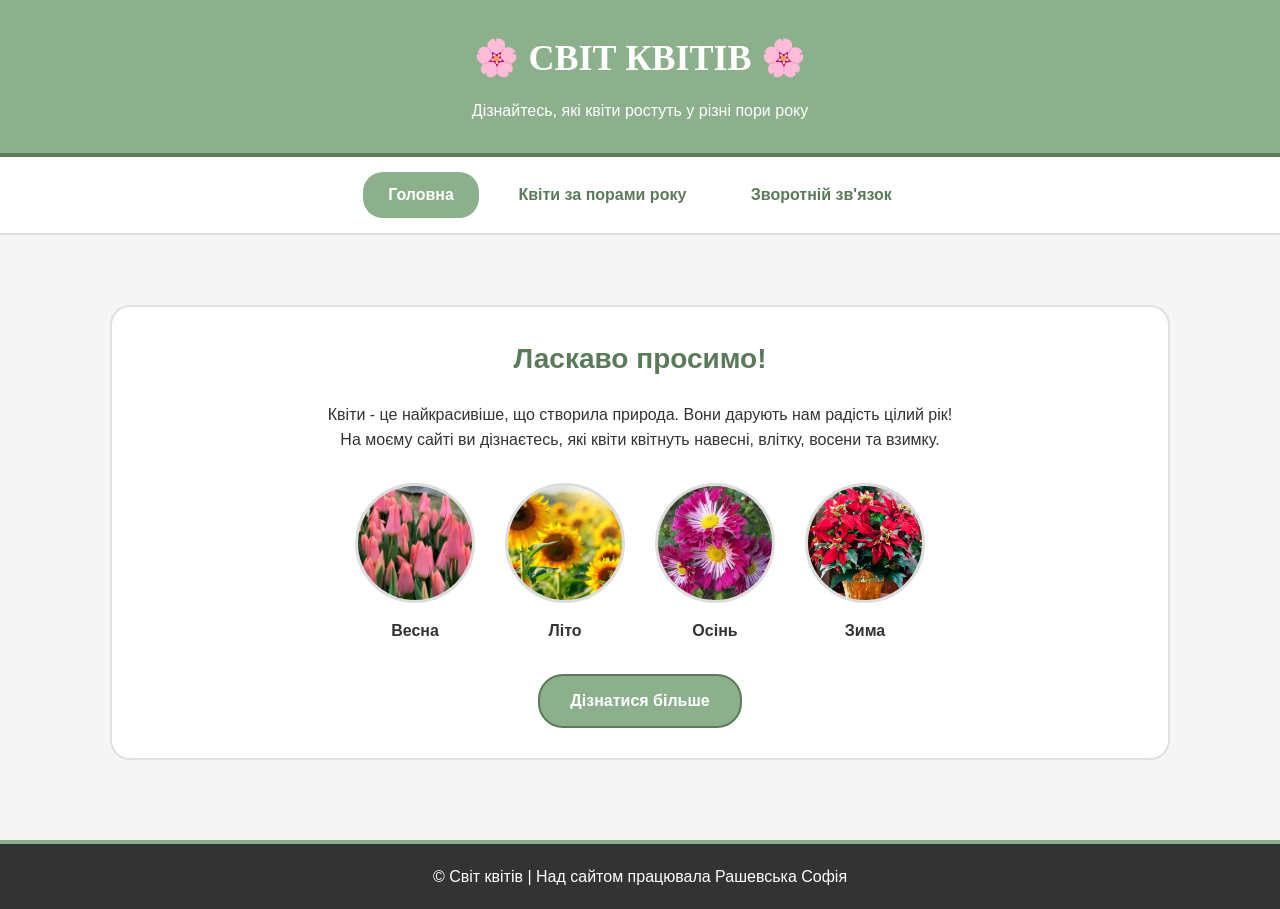
<file: index.html>
<!DOCTYPE html>
<html lang="uk">
<head>
    <meta charset="UTF-8">
    <title>Світ квітів</title>
    <link rel="stylesheet" href="style.css">
</head>
<body>
    <div class="header">
        <h1>🌸 СВІТ КВІТІВ 🌸</h1>
        <p>Дізнайтесь, які квіти ростуть у різні пори року</p>
    </div>

    <div class="menu">
        <a href="index.html" class="active">Головна</a>
        <a href="seasons.html">Квіти за порами року</a>
        <a href="form.html">Зворотній зв'язок</a>
    </div>

    <div class="content">
        <div class="welcome-box">
            <h2>Ласкаво просимо!</h2>
            <p>Квіти - це найкрасивіше, що створила природа. Вони дарують нам радість цілий рік!</p>
            <p>На моєму сайті ви дізнаєтесь, які квіти квітнуть навесні, влітку, восени та взимку.</p>
            
            <div class="preview-gallery">
                <div class="preview-item">
                    <img src="images/tulips.jpg" alt="Тюльпани">
                    <span>Весна</span>
                </div>
                <div class="preview-item">
                    <img src="images/sunflower.jpg" alt="Соняшник">
                    <span>Літо</span>
                </div>
                <div class="preview-item">
                    <img src="images/chrysanthemum.jpg" alt="Хризантема">
                    <span>Осінь</span>
                </div>
                <div class="preview-item">
                    <img src="images/poinsettia.jpg" alt="Різдвяна зірка">
                    <span>Зима</span>
                </div>
            </div>

            <a href="seasons.html" class="btn">Дізнатися більше</a>
        </div>
    </div>

    <div class="footer">
        <p>© Світ квітів | Над сайтом працювала Рашевська Софія</p>
    </div>
</body>
</html>
</file>
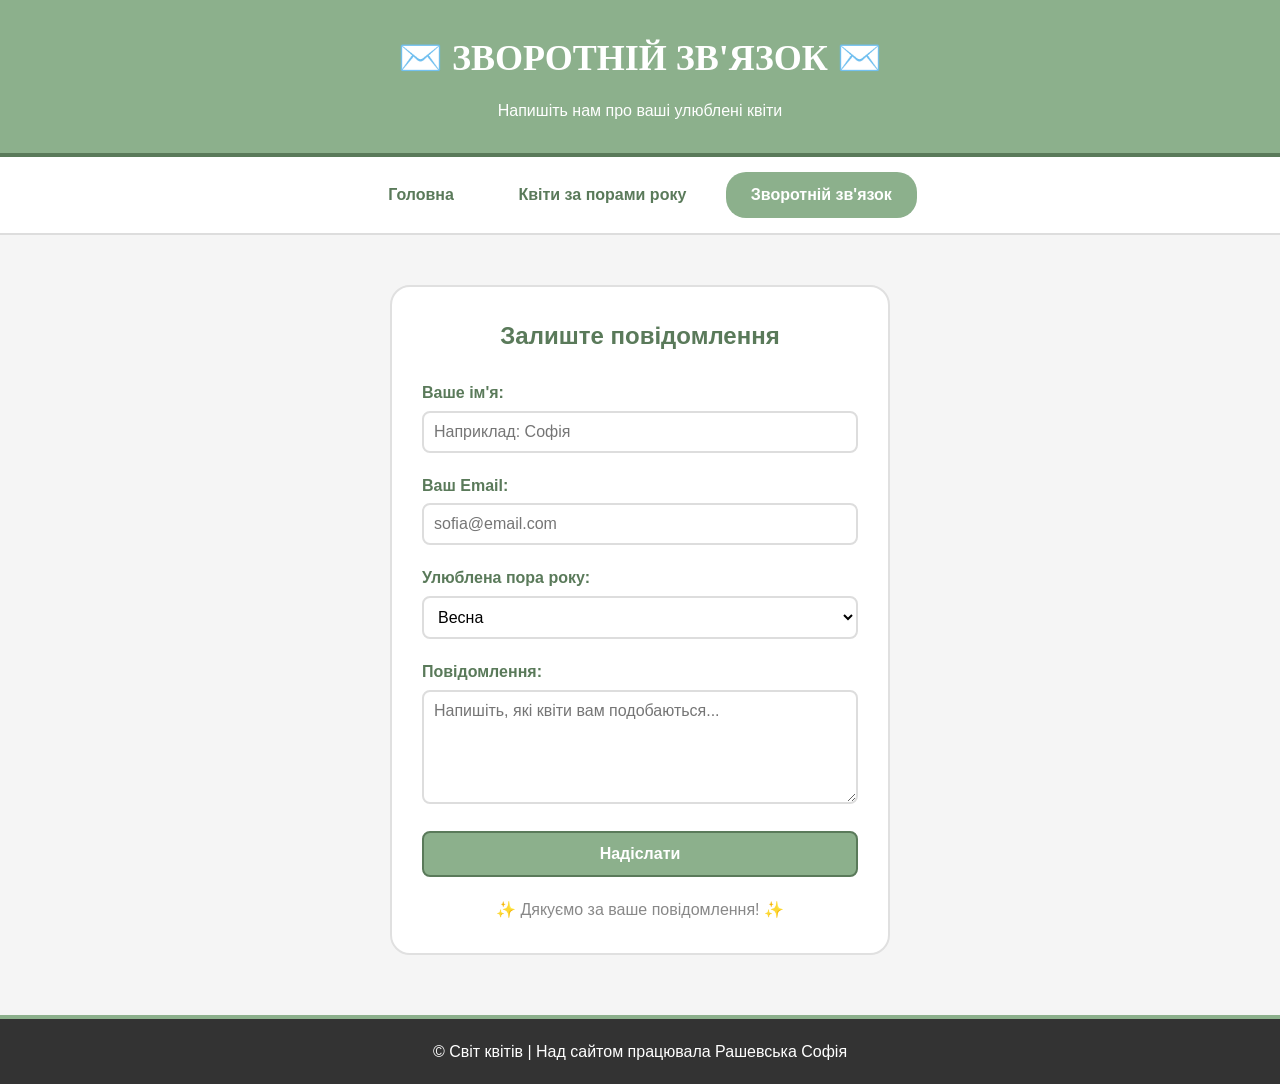
<file: form.html>
<!DOCTYPE html>
<html lang="uk">
<head>
    <meta charset="UTF-8">
    <title>Зворотній зв'язок</title>
    <link rel="stylesheet" href="style.css">
</head>
<body>
    <div class="header">
        <h1>✉️ ЗВОРОТНІЙ ЗВ'ЯЗОК ✉️</h1>
        <p>Напишіть нам про ваші улюблені квіти</p>
    </div>

    <div class="menu">
        <a href="index.html">Головна</a>
        <a href="seasons.html">Квіти за порами року</a>
        <a href="form.html" class="active">Зворотній зв'язок</a>
    </div>

    <div class="content">
        <div class="form-box">
            <h2>Залиште повідомлення</h2>
            
            <form action="#" method="post">
                <div class="form-group">
                    <label for="name">Ваше ім'я:</label>
                    <input type="text" id="name" name="name" placeholder="Наприклад: Софія" required>
                </div>

                <div class="form-group">
                    <label for="email">Ваш Email:</label>
                    <input type="email" id="email" name="email" placeholder="sofia@email.com" required>
                </div>

                <div class="form-group">
                    <label for="season">Улюблена пора року:</label>
                    <select id="season" name="season">
                        <option value="spring">Весна</option>
                        <option value="summer">Літо</option>
                        <option value="autumn">Осінь</option>
                        <option value="winter">Зима</option>
                    </select>
                </div>

                <div class="form-group">
                    <label for="message">Повідомлення:</label>
                    <textarea id="message" name="message" rows="5" placeholder="Напишіть, які квіти вам подобаються..." required></textarea>
                </div>

                <button type="submit" class="submit-btn">Надіслати</button>
            </form>

            <div class="form-note">
                <p>✨ Дякуємо за ваше повідомлення! ✨</p>
            </div>
        </div>
    </div>

    <div class="footer">
        <p>© Світ квітів | Над сайтом працювала Рашевська Софія</p>
    </div>
</body>
</html>
</file>
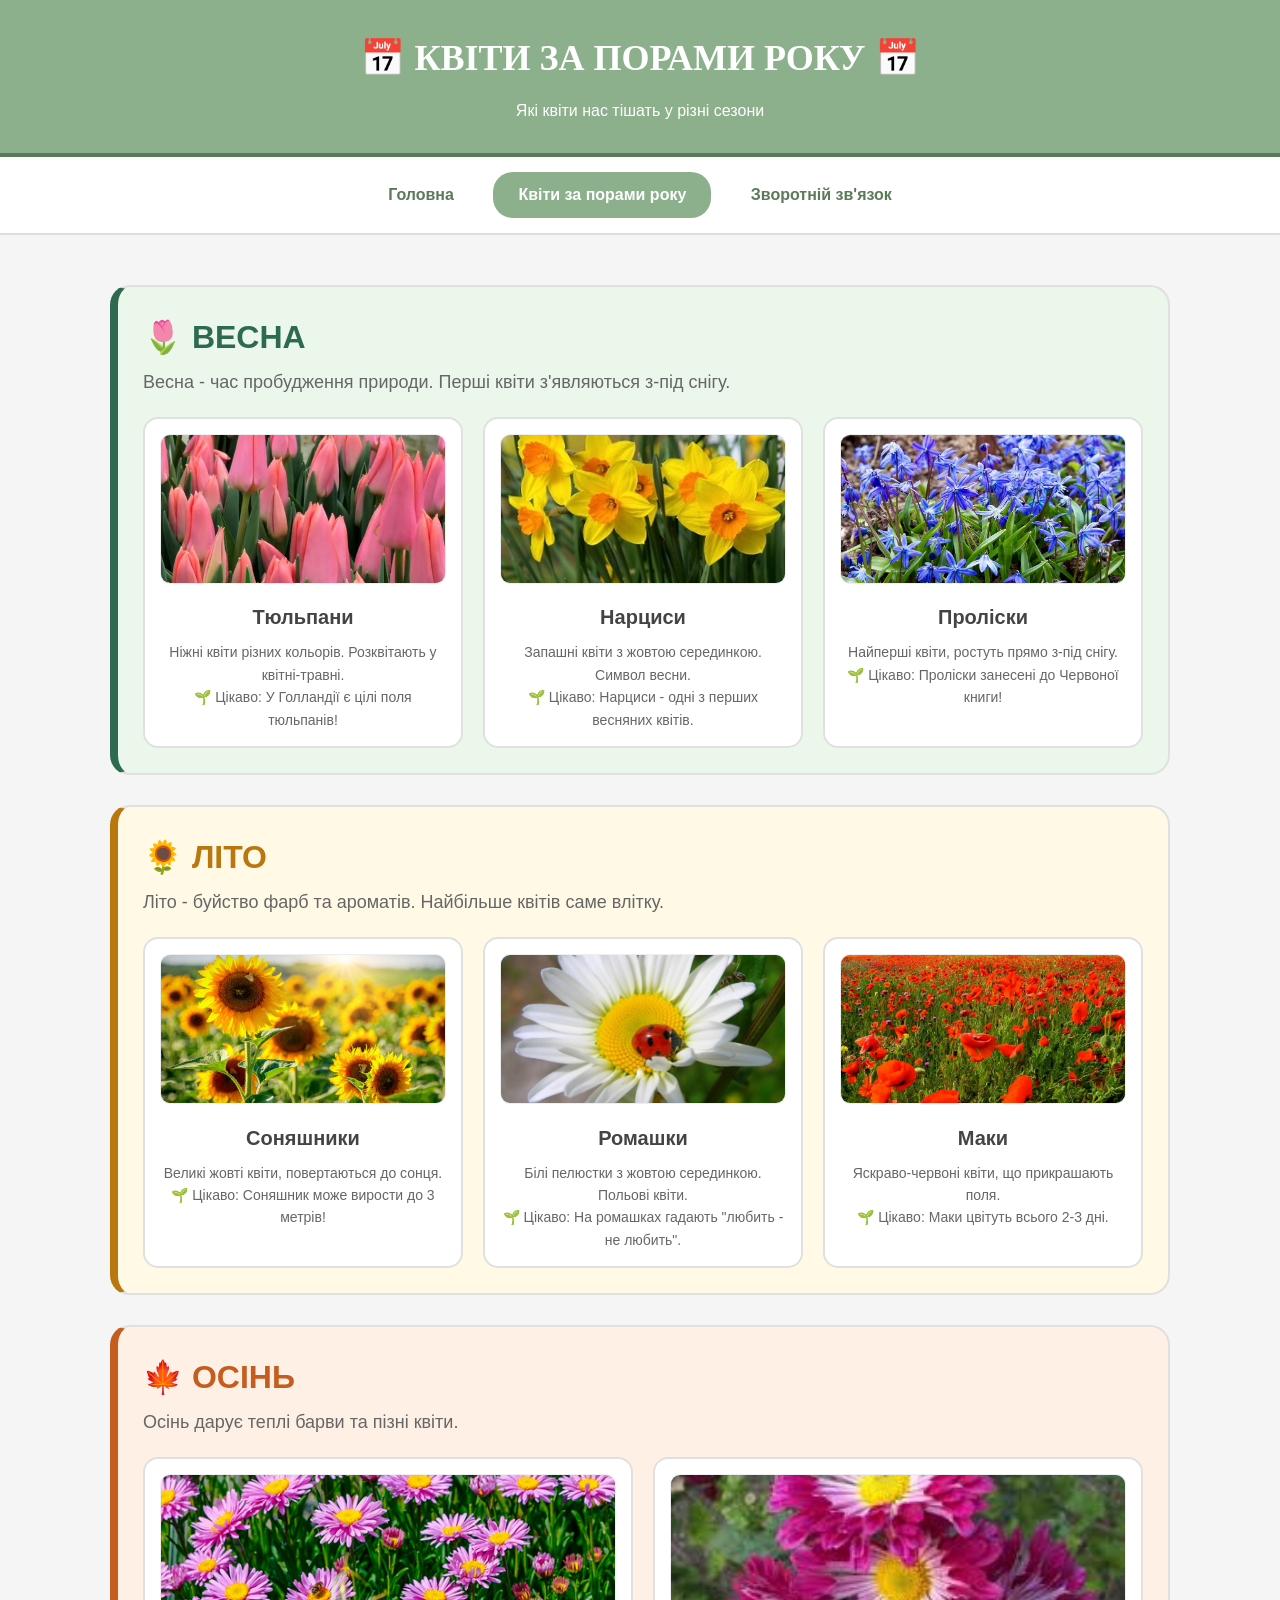
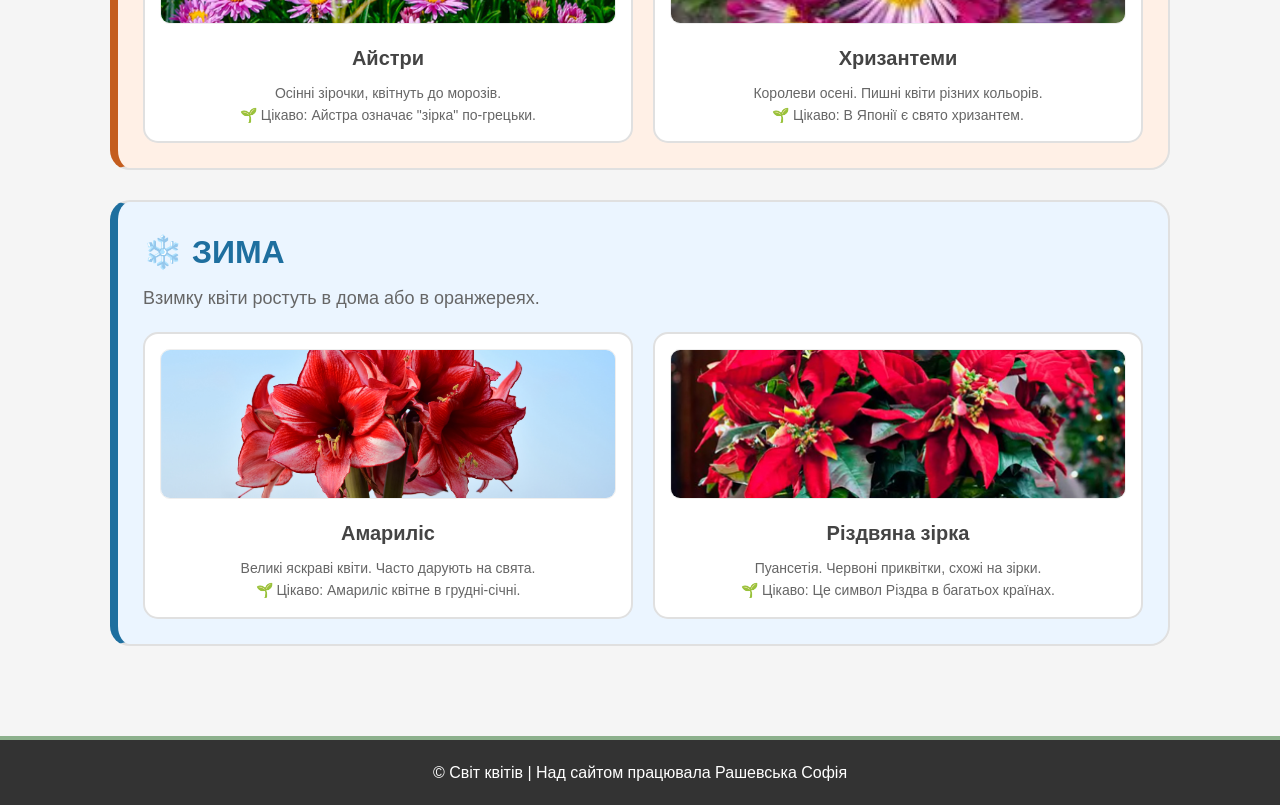
<file: seasons.html>
<!DOCTYPE html>
<html lang="uk">
<head>
    <meta charset="UTF-8">
    <title>Квіти за порами року</title>
    <link rel="stylesheet" href="style.css">
</head>
<body>
    <div class="header">
        <h1>📅 КВІТИ ЗА ПОРАМИ РОКУ 📅</h1>
        <p>Які квіти нас тішать у різні сезони</p>
    </div>

    <div class="menu">
        <a href="index.html">Головна</a>
        <a href="seasons.html" class="active">Квіти за порами року</a>
        <a href="form.html">Зворотній зв'язок</a>
    </div>
    <div class="content">

        <div class="season-block spring-block">
            <h2 class="spring-title">🌷 ВЕСНА</h2>
            <p class="season-desc">Весна - час пробудження природи. Перші квіти з'являються з-під снігу.</p>
            
            <div class="flowers-grid">
                <div class="flower-card">
                    <div class="flower-image">
                        <img src="images/tulips.jpg" alt="Тюльпани">
                    </div>
                    <div class="flower-info">
                        <h3>Тюльпани</h3>
                        <p>Ніжні квіти різних кольорів. Розквітають у квітні-травні.</p>
                        <p class="flower-fact">🌱 Цікаво: У Голландії є цілі поля тюльпанів!</p>
                    </div>
                </div>
                
                <div class="flower-card">
                    <div class="flower-image">
                        <img src="images/narcissus.jpg" alt="Нарциси">
                    </div>
                    <div class="flower-info">
                        <h3>Нарциси</h3>
                        <p>Запашні квіти з жовтою серединкою. Символ весни.</p>
                        <p class="flower-fact">🌱 Цікаво: Нарциси - одні з перших весняних квітів.</p>
                    </div>
                </div>
                
                <div class="flower-card">
                    <div class="flower-image">
                        <img src="images/proliski.jpg" alt="Проліски">
                    </div>
                    <div class="flower-info">
                        <h3>Проліски</h3>
                        <p>Найперші квіти, ростуть прямо з-під снігу.</p>
                        <p class="flower-fact">🌱 Цікаво: Проліски занесені до Червоної книги!</p>
                    </div>
                </div>
            </div>
        </div>

        <div class="season-block summer-block">
            <h2 class="summer-title">🌻 ЛІТО</h2>
            <p class="season-desc">Літо - буйство фарб та ароматів. Найбільше квітів саме влітку.</p>
            
            <div class="flowers-grid">
                <div class="flower-card">
                    <div class="flower-image">
                        <img src="images/sunflower.jpg" alt="Соняшники">
                    </div>
                    <div class="flower-info">
                        <h3>Соняшники</h3>
                        <p>Великі жовті квіти, повертаються до сонця.</p>
                        <p class="flower-fact">🌱 Цікаво: Соняшник може вирости до 3 метрів!</p>
                    </div>
                </div>
                
                <div class="flower-card">
                    <div class="flower-image">
                        <img src="images/romashki.jpg" alt="Ромашки">
                    </div>
                    <div class="flower-info">
                        <h3>Ромашки</h3>
                        <p>Білі пелюстки з жовтою серединкою. Польові квіти.</p>
                        <p class="flower-fact">🌱 Цікаво: На ромашках гадають "любить - не любить".</p>
                    </div>
                </div>
                
                <div class="flower-card">
                    <div class="flower-image">
                        <img src="images/mak.jpg" alt="Маки">
                    </div>
                    <div class="flower-info">
                        <h3>Маки</h3>
                        <p>Яскраво-червоні квіти, що прикрашають поля.</p>
                        <p class="flower-fact">🌱 Цікаво: Маки цвітуть всього 2-3 дні.</p>
                    </div>
                </div>
            </div>
        </div>

        <div class="season-block autumn-block">
            <h2 class="autumn-title">🍁 ОСІНЬ</h2>
            <p class="season-desc">Осінь дарує теплі барви та пізні квіти.</p>
            
            <div class="flowers-grid">
                <div class="flower-card">
                    <div class="flower-image">
                        <img src="images/astra.jpg" alt="Айстри">
                    </div>
                    <div class="flower-info">
                        <h3>Айстри</h3>
                        <p>Осінні зірочки, квітнуть до морозів.</p>
                        <p class="flower-fact">🌱 Цікаво: Айстра означає "зірка" по-грецьки.</p>
                    </div>
                </div>
                
                <div class="flower-card">
                    <div class="flower-image">
                        <img src="images/chrysanthemum.jpg" alt="Хризантеми">
                    </div>
                    <div class="flower-info">
                        <h3>Хризантеми</h3>
                        <p>Королеви осені. Пишні квіти різних кольорів.</p>
                        <p class="flower-fact">🌱 Цікаво: В Японії є свято хризантем.</p>
                    </div>
                </div>
            </div>
        </div>

        <div class="season-block winter-block">
            <h2 class="winter-title">❄️ ЗИМА</h2>
            <p class="season-desc">Взимку квіти ростуть в дома або в оранжереях.</p>
            
            <div class="flowers-grid">
                <div class="flower-card">
                    <div class="flower-image">
                        <img src="images/amaryllis.jpg" alt="Амариліс">
                    </div>
                    <div class="flower-info">
                        <h3>Амариліс</h3>
                        <p>Великі яскраві квіти. Часто дарують на свята.</p>
                        <p class="flower-fact">🌱 Цікаво: Амариліс квітне в грудні-січні.</p>
                    </div>
                </div>
                
                <div class="flower-card">
                    <div class="flower-image">
                        <img src="images/poinsettia.jpg" alt="Різдвяна зірка">
                    </div>
                    <div class="flower-info">
                        <h3>Різдвяна зірка</h3>
                        <p>Пуансетія. Червоні приквітки, схожі на зірки.</p>
                        <p class="flower-fact">🌱 Цікаво: Це символ Різдва в багатьох країнах.</p>
                    </div>
                </div>
            </div>
        </div>

    </div>

    <div class="footer">
        <p>© Світ квітів | Над сайтом працювала Рашевська Софія</p>
    </div>
</body>
</html>
</file>
<file: style.css>
* {
    margin: 0;
    padding: 0;
    box-sizing: border-box;
}

body {
    font-family: Arial, sans-serif;
    background-color: #f5f5f5;
    color: #333;
    line-height: 1.6;
}

/* Шапка */
.header {
    background-color: #8cb08c;
    color: white;
    text-align: center;
    padding: 30px 20px;
    border-bottom: 4px solid #5a7a5a;
}

.header h1 {
    font-size: 36px;
    margin-bottom: 10px;
    font-family: 'Georgia', serif;
}

/* Меню */
.menu {
    background-color: white;
    text-align: center;
    padding: 15px 0;
    border-bottom: 2px solid #ddd;
}

.menu a {
    display: inline-block;
    padding: 10px 25px;
    margin: 0 5px;
    text-decoration: none;
    color: #5a7a5a;
    font-weight: bold;
    border-radius: 20px;
}

.menu a:hover {
    background-color: #e0f0e0;
}

.menu a.active {
    background-color: #8cb08c;
    color: white;
}

/* Контент */
.content {
    max-width: 1100px;
    margin: 30px auto;
    padding: 20px;
    min-height: 500px;
}

/* Головна сторінка */
.welcome-box {
    background-color: white;
    border-radius: 20px;
    padding: 30px;
    margin: 20px 0;
    text-align: center;
    border: 2px solid #e0e0e0;
}

.welcome-box h2 {
    color: #5a7a5a;
    margin-bottom: 20px;
    font-size: 28px;
}

/* Галерея на головній */
.preview-gallery {
    display: flex;
    justify-content: center;
    gap: 30px;
    margin: 30px 0;
    flex-wrap: wrap;
}

.preview-item {
    text-align: center;
    width: 120px;
}

.preview-item img {
    width: 120px;
    height: 120px;
    border-radius: 50%;
    object-fit: cover;
    border: 3px solid #ddd;
}

.preview-item span {
    display: block;
    margin-top: 8px;
    font-weight: bold;
}

/* Блоки сезонів */
.season-block {
    border-radius: 20px;
    padding: 25px;
    margin-bottom: 30px;
    border: 2px solid #e0e0e0;
}

.spring-block { 
    background-color: #ebf7eb;
    border-left: 8px solid #2d6a4f;
}
.summer-block { 
    background-color: #fff9e6;
    border-left: 8px solid #b9770e;
}
.autumn-block { 
    background-color: #fff0e6;
    border-left: 8px solid #c45d1e;
}
.winter-block { 
    background-color: #ebf5ff;
    border-left: 8px solid #1e6f9f;
}

.season-block h2 {
    font-size: 32px;
    margin-bottom: 5px;
}

.spring-title { color: #2d6a4f; }
.summer-title { color: #b9770e; }
.autumn-title { color: #c45d1e; }
.winter-title { color: #1e6f9f; }

.season-desc {
    font-size: 18px;
    margin-bottom: 20px;
    color: #666;
}

/* Картки квітів */
.flowers-grid {
    display: grid;
    grid-template-columns: repeat(auto-fit, minmax(250px, 1fr));
    gap: 20px;
}

.flower-card {
    background-color: white;
    border-radius: 15px;
    padding: 15px;
    text-align: center;
    border: 2px solid #e0e0e0;
}

.flower-card img {
    width: 100%;
    height: 150px;
    object-fit: cover;
    border-radius: 10px;
    margin-bottom: 10px;
    border: 1px solid #eee;
}

.flower-card h3 {
    font-size: 20px;
    margin-bottom: 8px;
    color: #444;
}

.flower-card p {
    color: #666;
    font-size: 14px;
}

/* Кнопка */
.btn {
    display: inline-block;
    padding: 12px 30px;
    background-color: #8cb08c;
    color: white;
    text-decoration: none;
    border-radius: 25px;
    font-size: 16px;
    font-weight: bold;
    border: 2px solid #5a7a5a;
    cursor: pointer;
}

.btn:hover {
    background-color: #5a7a5a;
}

/* Форма */
.form-box {
    background-color: white;
    border-radius: 20px;
    padding: 30px;
    max-width: 500px;
    margin: 0 auto;
    border: 2px solid #e0e0e0;
}

.form-box h2 {
    color: #5a7a5a;
    text-align: center;
    margin-bottom: 25px;
    font-size: 24px;
}

.form-group {
    margin-bottom: 20px;
}

label {
    display: block;
    margin-bottom: 5px;
    color: #5a7a5a;
    font-weight: bold;
}

input[type="text"],
input[type="email"],
select,
textarea {
    width: 100%;
    padding: 10px;
    border: 2px solid #ddd;
    border-radius: 8px;
    font-size: 16px;
    font-family: Arial, sans-serif;
    background-color: white;
}

input:focus,
select:focus,
textarea:focus {
    outline: none;
    border-color: #8cb08c;
}

.submit-btn {
    background-color: #8cb08c;
    color: white;
    padding: 12px 20px;
    border: 2px solid #5a7a5a;
    border-radius: 8px;
    font-size: 16px;
    font-weight: bold;
    cursor: pointer;
    width: 100%;
}

.submit-btn:hover {
    background-color: #5a7a5a;
}

.form-note {
    margin-top: 20px;
    text-align: center;
    color: #888;
}

/* Підвал */
.footer {
    background-color: #333;
    color: white;
    text-align: center;
    padding: 20px;
    margin-top: 40px;
    border-top: 4px solid #8cb08c;
}

/* Для телефонів */
@media (max-width: 700px) {
    .header h1 {
        font-size: 24px;
    }
    
    .menu a {
        display: block;
        margin: 5px 20px;
    }
    
    .preview-gallery {
        gap: 15px;
    }
    
    .preview-item {
        width: 100px;
    }
    
    .preview-item img {
        width: 100px;
        height: 100px;
    }
    
    .flowers-grid {
        grid-template-columns: 1fr;
    }
}
</file>
